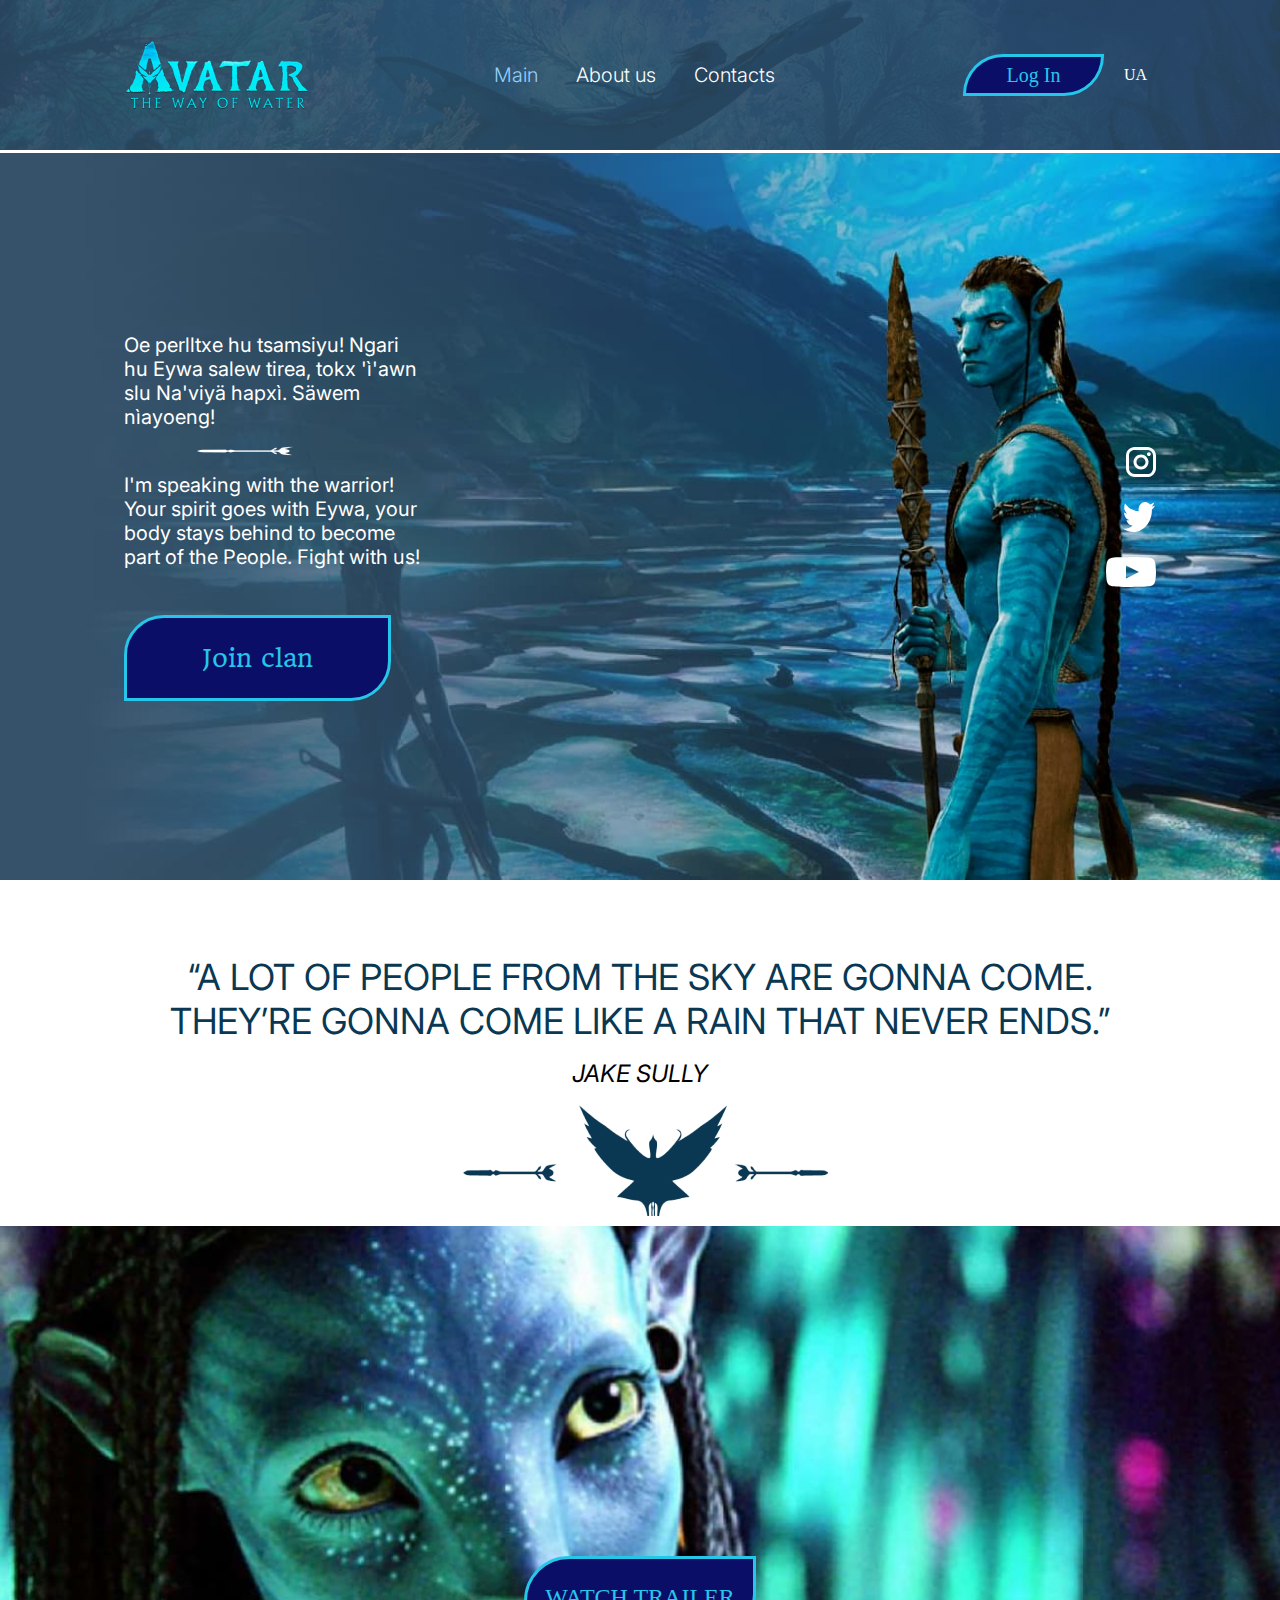
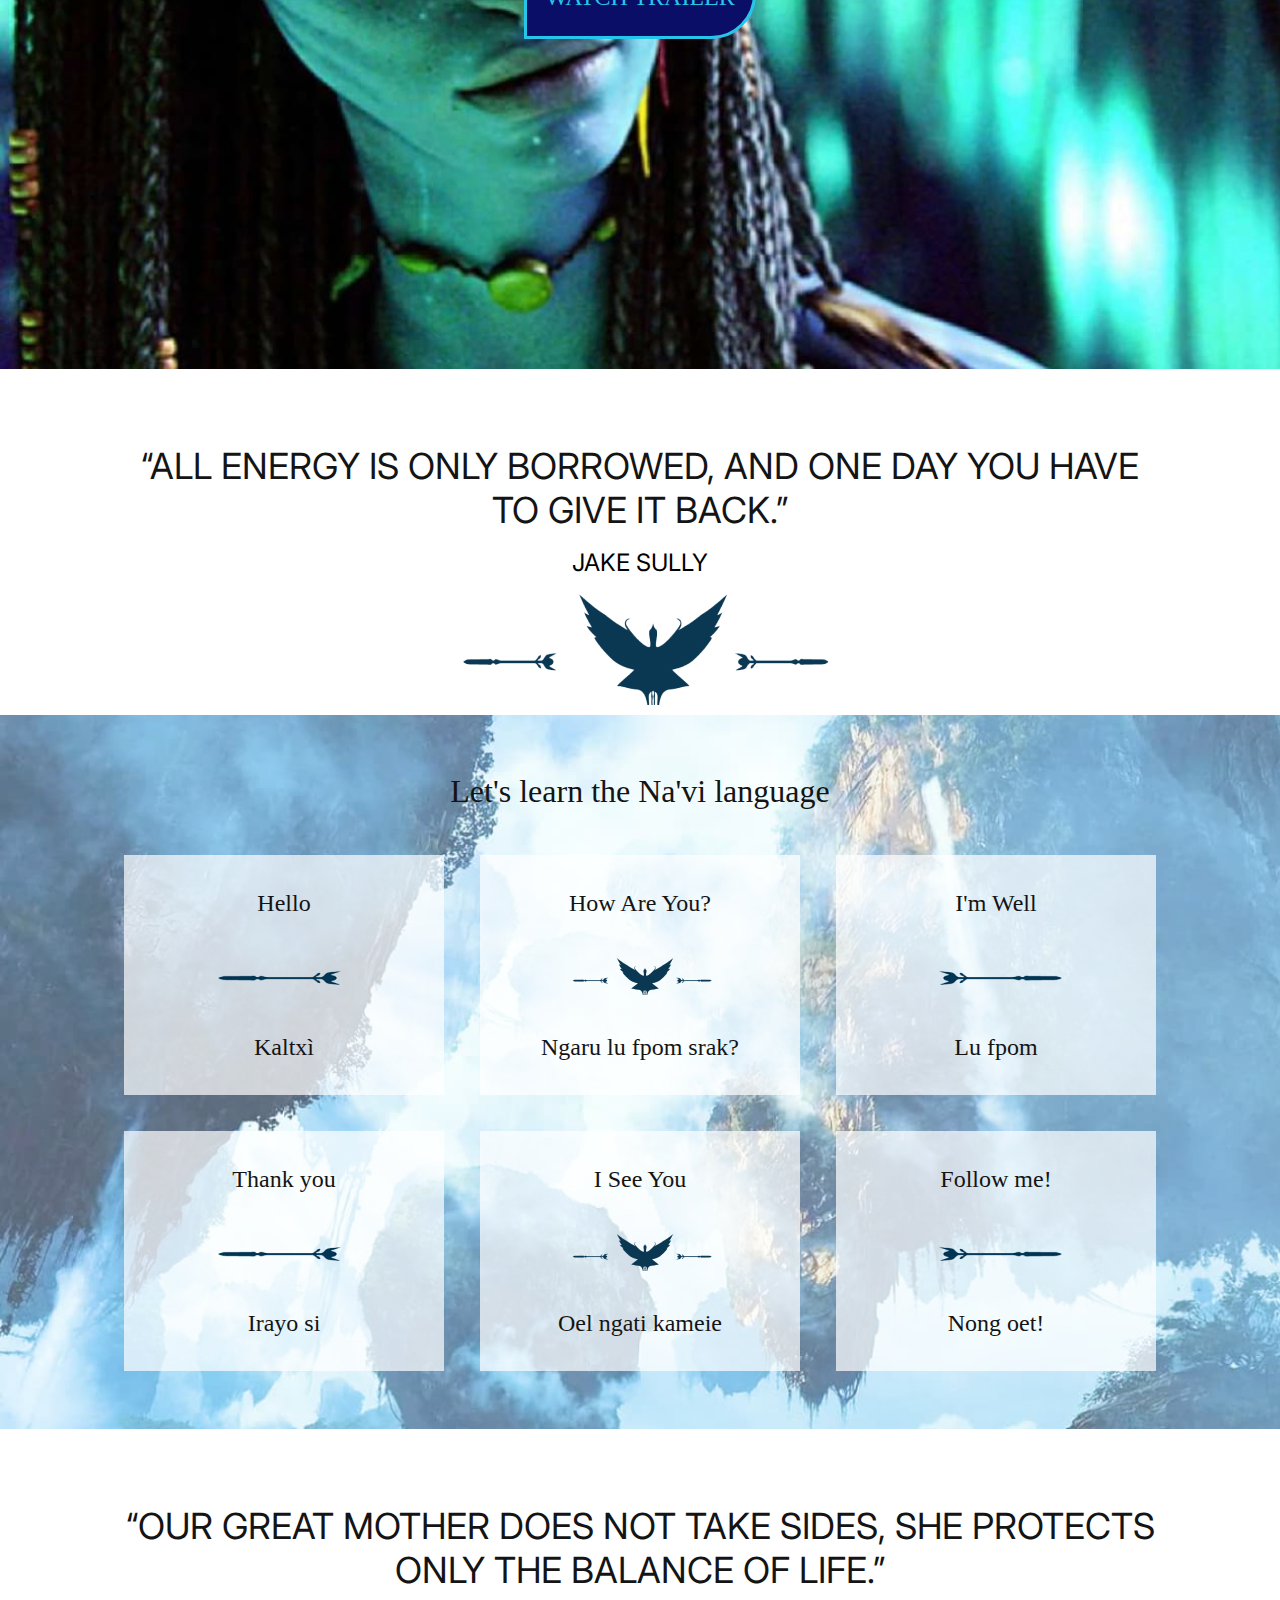
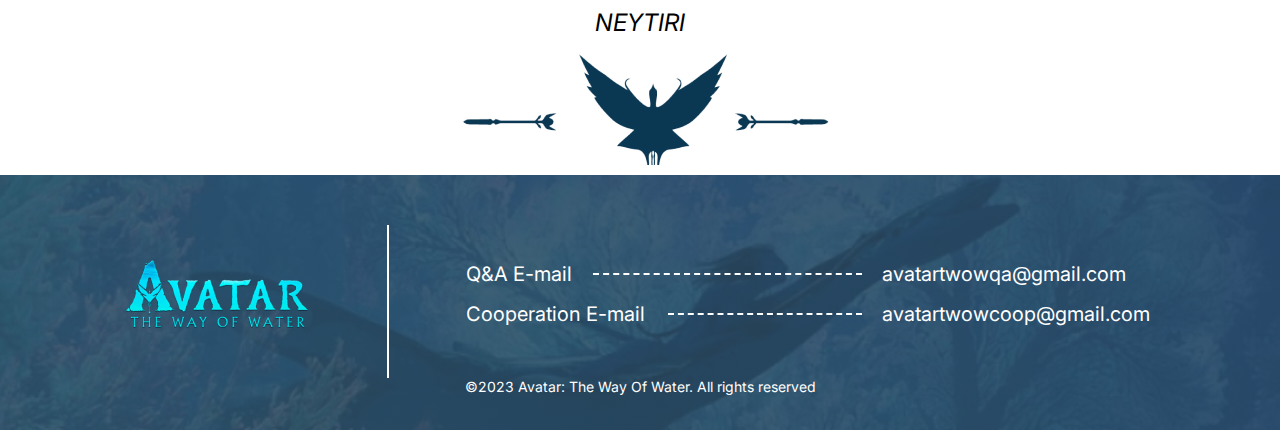
<file: index.html>
<!DOCTYPE html>
<html lang="en">

<head>
    <meta charset="UTF-8">
    <meta name="viewport" content="width=device-width, initial-scale=1.0">
    <title>Avatar</title>
    <link rel="icon" href="./imeges/Avatar_Logoh.png">
    <link rel="stylesheet" href="https://cdnjs.cloudflare.com/ajax/libs/modern-normalize/3.0.0/modern-normalize.min.css"
        integrity="sha512-3axTZ/bKFZH5/qLFTl4U+mDbBDFW+5QO5L7D1HnOhlhJbcNDIVJxoNm6It77g0eUdzfKZlHirayqRC2qJaAOJw=="
        crossorigin="anonymous" referrerpolicy="no-referrer" />
        <link rel="preconnect" href="https://fonts.gstatic.com" crossorigin>
        <link rel="preconnect" href="https://fonts.googleapis.com">
    <link
        href="https://fonts.googleapis.com/css2?family=Headland+One&family=Inter:ital,opsz,wght@0,14..32,100..900;1,14..32,100..900&display=swap"
        rel="stylesheet">
        <link rel="stylesheet" href="./src/css/reset.css">
        <link rel="stylesheet" href="./src/css/style.css">
</head>

<body>
    <header class="header">
        <div class="container header-box">
            <a href="./index.html"><img src="./src/imeges/header-logo.png" alt="logo"></a>
            <nav class="nav">
                <ul class="header-list">
                    <li class="header-item"><a href="#" class="header-link">Main</a></li>
                    <li class="header-item"><a href="#" class="header-link">About us</a></li>
                    <li class="header-item"><a href="#" class="header-link">Contacts</a></li>
                </ul>
            </nav>
            <button type="button" class="header-button">Log In</button>
            <a href="./ukarainion.html" class="header-lenguage">UA</a>
        </div>
    </header>
    <section class="hero">
        <div class="container hero-wrap">
            <div class="container-div">
                <p class="hero-text">Oe perlltxe hu tsamsiyu! Ngari hu Eywa salew tirea, tokx 'ì'awn slu Na'viyä hapxì.
                    Säwem nìayoeng!</p>
                <img src="./src/imeges/arrow.png" alt="arrow" class="hero-img">
                <p class="hero-text">I'm speaking with the warrior! Your spirit goes with Eywa, your body stays behind
                    to become part of the People. Fight with us!</p>
                <button type="button" class="hero-button">Join clan</button>
            </div>
            <div class="conteiner-box">
                <ul class="hero-list">
                    <li class="hero-item"><a href="https://www.instagram.com/"><img src="./src/imeges/inst.svg"
                                alt="instagram" class="hero-imeges"></a></li>
                    <li class="hero-item"><a href="https://twitter.com/?lang=uk"><img src="./src/imeges/twitter.svg"
                                alt="twitter" class="hero-imeges"></a></li>
                    <li class="hero-item"><a href="http://youtube.com/"><img src="./src/imeges/youtube.svg" alt="youtube"
                                class="hero-imeges"></a></li>
                </ul>
            </div>
        </div>
    </section>
    <section class="expression">
        <div class="container expression-box">
            <blockquote class="blockquote-expression">“A LOT OF PEOPLE FROM THE SKY ARE GONNA COME. THEY’RE GONNA COME
                LIKE A RAIN THAT NEVER ENDS.”</blockquote>
            <cite class="cite-expression">JAKE SULLY</cite>
            <img src="./src/imeges/bird.jpg" alt="bird" class="expression-img">
        </div>
    </section>
    <section class="trailer">
        <div class="container  trailer-box">
            <button type="button" class="trailer-button">WATCH TRAILER</button>
        </div>
    </section>
    <section class="second">
        <div class="container second-box">
            <blockquote class="second-blockquote">“ALL ENERGY IS ONLY BORROWED, AND ONE DAY YOU HAVE TO GIVE IT BACK.”
            </blockquote>
            <cite class="second-cite">JAKE SULLY</cite>
            <img src="./src/imeges/bird.jpg" alt="bird" class="second-img">
        </div>
    </section>
    <section class="navi">
        <div class="container navi-box">
            <h2 class="navi-title">Let's learn the Na'vi language</h2>
            <ul class="navi-list">
                <li class="navi-item">
                    <p class="navi-text">Hello</p>
                    <img src="./src/imeges/left.png" alt="left" class="navi-img">
                    <p class="navi-text">Kaltxì</p>
                </li>
                <li class="navi-item">
                    <p class="navi-text">How Are You?</p>
                    <img src="./src/imeges/center.png" alt="center" class="navi-img">
                    <p class="navi-text">Ngaru lu fpom srak?</p>
                </li>
                <li class="navi-item">
                    <p class="navi-text">I'm Well</p>
                    <img src="./src/imeges/right.png" alt="right" class="navi-img">
                    <p class="navi-text">Lu fpom</p>
                </li>
                <li class="navi-item">
                    <p class="navi-text">Thank you</p>
                    <img src="./src/imeges/left.png" alt="left" class="navi-img">
                    <p class="navi-text">Irayo si</p>
                </li>
                <li class="navi-item">
                    <p class="navi-text">I See You</p>
                    <img src="./src/imeges/center.png" alt="center" class="navi-img">
                    <p class="navi-text">Oel ngati kameie</p>
                </li>
                <li class="navi-item">
                    <p class="navi-text">Follow me!</p>
                    <img src="./src/imeges/right.png" alt="right" class="navi-img">
                    <p class="navi-text">Nong oet!</p>
                </li>
            </ul>
        </div>
    </section>
    <section class="third">
        <div class="container third-box">
            <blockquote class="third-blockquote">“OUR GREAT MOTHER DOES NOT TAKE SIDES, SHE PROTECTS ONLY THE BALANCE OF
                LIFE.”</blockquote>
            <cite class="third-cite">NEYTIRI</cite>
            <img src="./src/imeges/bird.jpg" alt="bird" class="third-img">
        </div>
    </section>
    <footer class="footer">
        <div class="container footer-box">
            <div class="conteiner-footer">
                <a href="./index.html" class="footer-logo"><img src="./src/imeges/header-logo.png" alt="logo"
                        class="footer-logo"></a>
                <div class="footer-div"></div>
                <ul class="footer-list">
                    <li class="footer-item">
                        <p class="footer-text">Q&A E-mail</p>
                        <div class="text-div"></div>
                        <a href="mailto:avatartwowqa@gmail.com" class="footer-link">avatartwowqa@gmail.com</a>
                    </li>
                    <li class="footer-item">
                        <p class="footer-text">Cooperation E-mail</p>
                        <div class="text-div"></div>
                        <a href="mailto:avatartwowcoop@gmail.com" class="footer-link">avatartwowcoop@gmail.com</a>
                    </li>
                </ul>
            </div>
            <p class="footer-textt">©2023 Avatar: The Way Of Water. All rights reserved</p>
        </div>
    </footer>
</body>

</html>
</file>
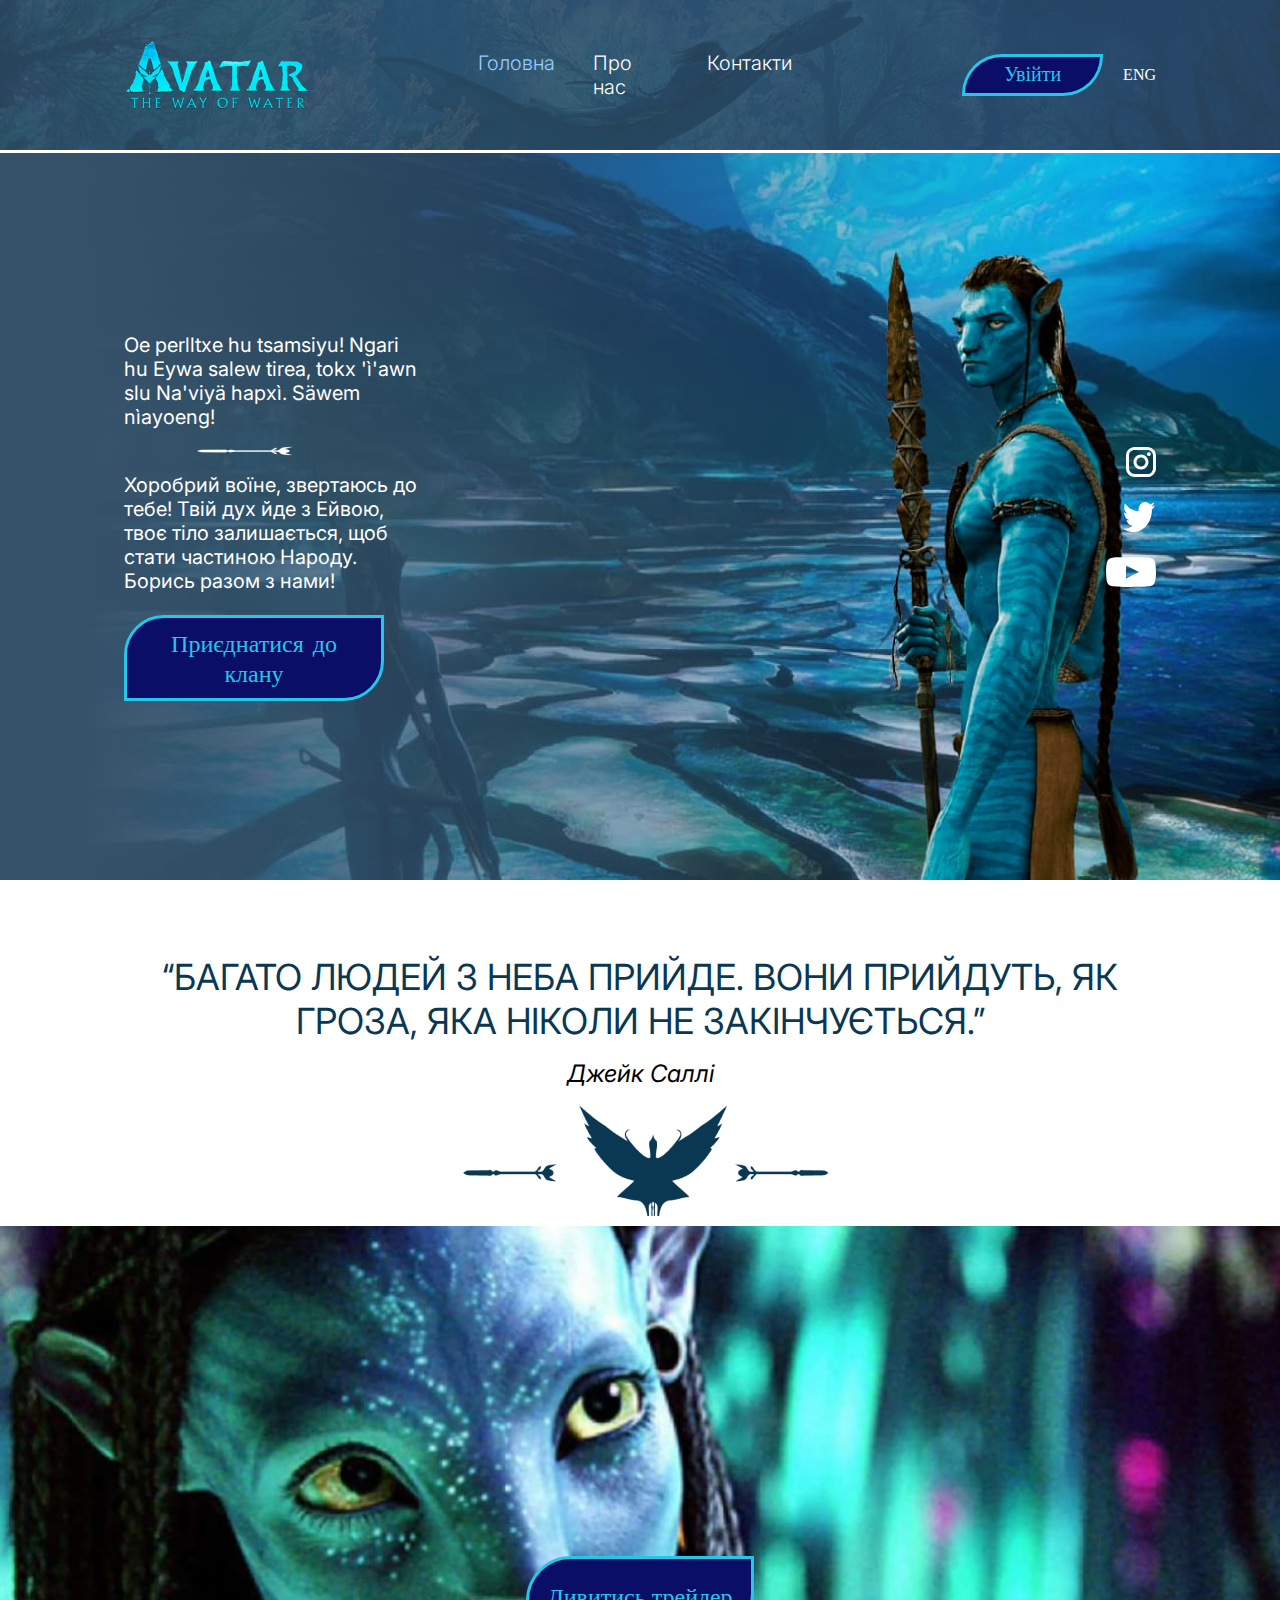
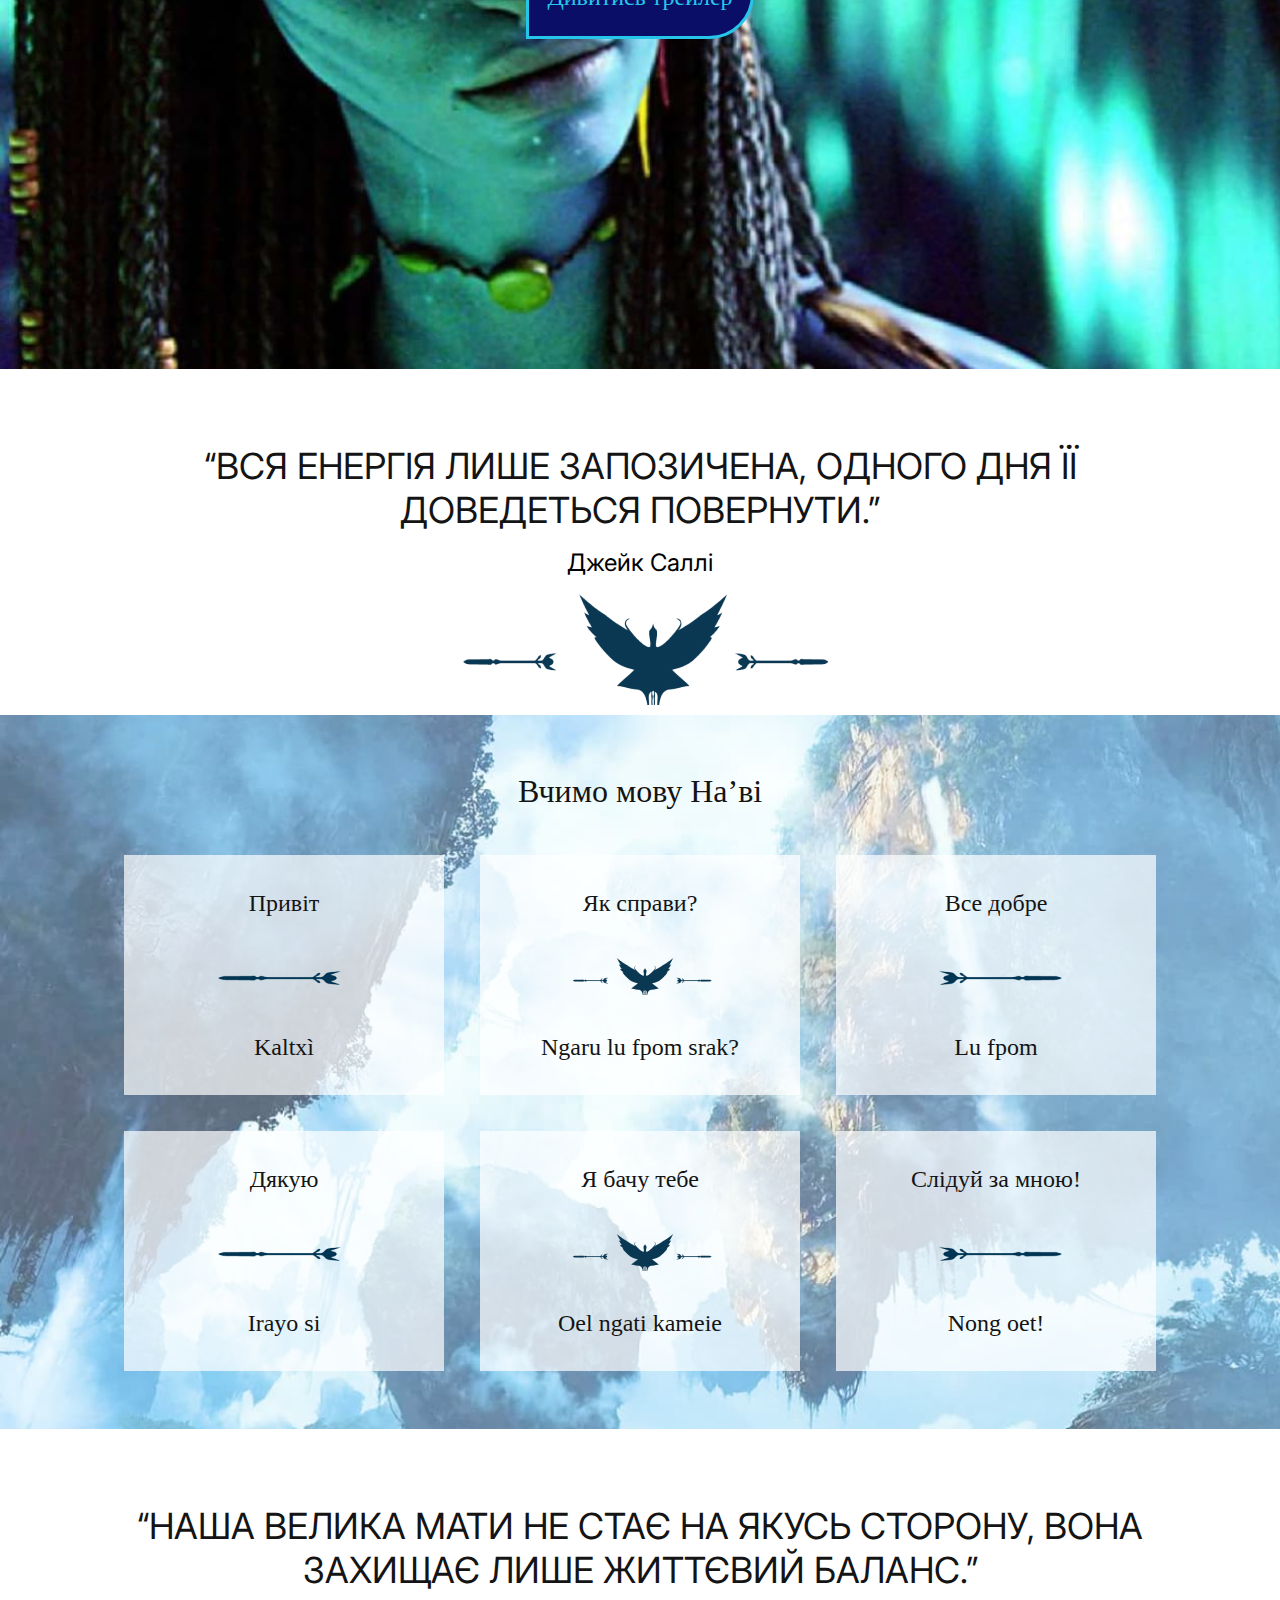
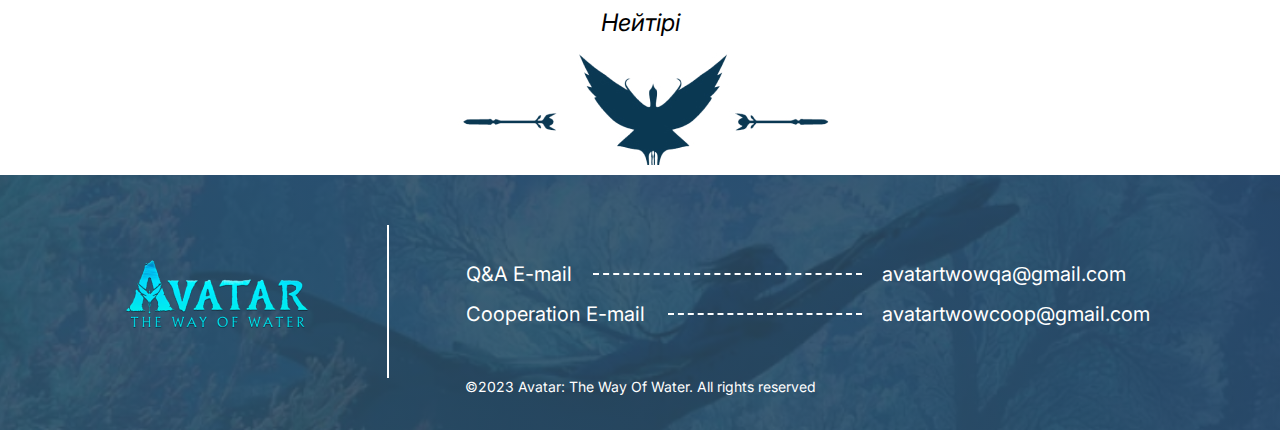
<file: ukarainion.html>
<!DOCTYPE html>
<html lang="en">

<head>
    <meta charset="UTF-8">
    <meta name="viewport" content="width=device-width, initial-scale=1.0">
    <title>Avatar</title>
    <link rel="icon" href="./imeges/Avatar_Logoh.png">
    <link rel="stylesheet" href="https://cdnjs.cloudflare.com/ajax/libs/modern-normalize/3.0.0/modern-normalize.min.css"
        integrity="sha512-3axTZ/bKFZH5/qLFTl4U+mDbBDFW+5QO5L7D1HnOhlhJbcNDIVJxoNm6It77g0eUdzfKZlHirayqRC2qJaAOJw=="
        crossorigin="anonymous" referrerpolicy="no-referrer" />
    <link rel="preconnect" href="https://fonts.googleapis.com">
    <link rel="preconnect" href="https://fonts.gstatic.com" crossorigin>
    <link
        href="https://fonts.googleapis.com/css2?family=Headland+One&family=Inter:ital,opsz,wght@0,14..32,100..900;1,14..32,100..900&display=swap"
        rel="stylesheet">
        <link rel="stylesheet" href="./src/css/reset.css">
        <link rel="stylesheet" href="./src/css/style.css">
</head>

<body>
    <header class="header">
        <div class="container header-box">
            <a href="./ukarainion.html"><img src="./src/imeges/header-logo.png" alt="logo"></a>
            <nav class="nav">
                <ul class="header-listt">
                    <li class="header-item"><a href="#" class="header-link">Головна</a></li>
                    <li class="header-item"><a href="#" class="header-link">Про нас</a></li>
                    <li class="header-item"><a href="#" class="header-link">Контакти</a></li>
                </ul>
            </nav>
            <button type="button" class="header-button">Увійти</button>
            <a href="./index.html" class="header-lenguage">ENG</a>
        </div>
    </header>
    <section class="hero">
        <div class="container hero-wrap">
            <div class="container-div">
                <p class="hero-text">Oe perlltxe hu tsamsiyu! Ngari hu Eywa salew tirea, tokx 'ì'awn slu Na'viyä hapxì.
                    Säwem nìayoeng!</p>
                <img src="./src/imeges/arrow.png" alt="arrow" class="hero-img">
                <p class="hero-text">Хоробрий воїне, звертаюсь до тебе! Твій дух йде з Ейвою, твоє тіло залишається, щоб
                    стати частиною Народу. Борись разом з нами!</p>
                <button type="button" class="hero-buttonn">Приєднатися до клану</button>
            </div>
            <div class="conteiner-box">
                <ul class="hero-list">
                    <li class="hero-item"><a href="https://www.instagram.com/"><img src="./src/imeges/inst.svg"
                                alt="instagram" class="hero-imeges"></a></li>
                    <li class="hero-item"><a href="https://twitter.com/?lang=uk"><img src="./src/imeges/twitter.svg"
                                alt="twitter" class="hero-imeges"></a></li>
                    <li class="hero-item"><a href="http://youtube.com/"><img src="./src/imeges/youtube.svg" alt="youtube"
                                class="hero-imeges"></a></li>
                </ul>
            </div>
        </div>
    </section>
    <section class="expression">
        <div class="container expression-box">
            <blockquote class="blockquote-expression">“БАГАТО ЛЮДЕЙ З НЕБА ПРИЙДЕ. ВОНИ ПРИЙДУТЬ, ЯК ГРОЗА, ЯКА НІКОЛИ
                НЕ ЗАКІНЧУЄТЬСЯ.”</blockquote>
            <cite class="cite-expression">Джейк Саллі</cite>
            <img src="./src/imeges/bird.jpg" alt="bird" class="expression-img">
        </div>
    </section>
    <section class="trailer">
        <div class="container trailer-box">
            <button type="button" class="trailer-button">Дивитись трейлер</button>
        </div>
    </section>
    <section class="second">
        <div class="container second-box">
            <blockquote class="second-blockquote">“ВСЯ ЕНЕРГІЯ ЛИШЕ ЗАПОЗИЧЕНА, ОДНОГО ДНЯ ЇЇ ДОВЕДЕТЬСЯ ПОВЕРНУТИ.”
            </blockquote>
            <cite class="second-cite">Джейк Саллі</cite>
            <img src="./src/imeges/bird.jpg" alt="bird" class="second-img">
        </div>
    </section>
    <section class="navi">
        <div class="container navi-box">
            <h2 class="navi-title">Вчимо мову На’ві</h2>
            <ul class="navi-list">
                <li class="navi-item">
                    <p class="navi-text">Привіт</p>
                    <img src="./src/imeges/left.png" alt="left" class="navi-img">
                    <p class="navi-text">Kaltxì</p>
                </li>
                <li class="navi-item">
                    <p class="navi-text">Як справи?</p>
                    <img src="./src/imeges/center.png" alt="center" class="navi-img">
                    <p class="navi-text">Ngaru lu fpom srak?</p>
                </li>
                <li class="navi-item">
                    <p class="navi-text">Все добре</p>
                    <img src="./src/imeges/right.png" alt="right" class="navi-img">
                    <p class="navi-text">Lu fpom</p>
                </li>
                <li class="navi-item">
                    <p class="navi-text">Дякую</p>
                    <img src="./src/imeges/left.png" alt="left" class="navi-img">
                    <p class="navi-text">Irayo si</p>
                </li>
                <li class="navi-item">
                    <p class="navi-text">Я бачу тебе</p>
                    <img src="./src/imeges/center.png" alt="center" class="navi-img">
                    <p class="navi-text">Oel ngati kameie</p>
                </li>
                <li class="navi-item">
                    <p class="navi-text">Слідуй за мною!</p>
                    <img src="./src/imeges/right.png" alt="right" class="navi-img">
                    <p class="navi-text">Nong oet!</p>
                </li>
            </ul>
        </div>
    </section>
    <section class="third">
        <div class="container">
            <blockquote class="third-blockquote">“НАША ВЕЛИКА МАТИ НЕ СТАЄ НА ЯКУСЬ СТОРОНУ, ВОНА ЗАХИЩАЄ ЛИШЕ ЖИТТЄВИЙ
                БАЛАНС.”</blockquote>
            <cite class="third-cite">Нейтірі</cite>
            <img src="./src/imeges/bird.jpg" alt="bird" class="third-img">
        </div>
    </section>
    <footer class="footer">
        <div class="container footer-box">
            <div class="conteiner-footer">
                <a href="./index.html" class="footer-logo"><img src="./src/imeges/header-logo.png" alt="logo"
                        class="footer-logo"></a>
                <div class="footer-div"></div>
                <ul class="footer-list">
                    <li class="footer-item">
                        <p class="footer-text">Q&A E-mail</p>
                        <div class="text-div"></div>
                        <a href="mailto:avatartwowqa@gmail.com" class="footer-link">avatartwowqa@gmail.com</a>
                    </li>
                    <li class="footer-item">
                        <p class="footer-text">Cooperation E-mail</p>
                        <div class="text-div"></div>
                        <a href="mailto:avatartwowcoop@gmail.com" class="footer-link">avatartwowcoop@gmail.com</a>
                    </li>
                </ul>
            </div>
            <p class="footer-textt">©2023 Avatar: The Way Of Water. All rights reserved</p>
        </div>
    </footer>
</body>

</html>
</file>
<file: src/css/style.css>
:root {
    --header-lightblue-: #94CFFF;
    --header-white-: #FFF;
    --header-blue-: #26C6EA;
    --expression-blue-: #0A3853;
    --expression-black-: #000;
    --navi-black-: #141414;
    --header-button-: #0B0E66;
}

.container {
    width: 1056px;
    margin: 0 auto;
    padding: 0 12px;
}

.header {
    background-image: linear-gradient(rgba(43, 74, 97, 0.87), rgba(43, 74, 97, 0.87)), url(../imeges/dragon.jpg);
    background-repeat: no-repeat;
    background-position: center;
    background-size: cover;
    border-bottom: 3px solid var(--header-white-);
    padding-top: 39px;
    padding-bottom: 39px;
}

.header-box {
    display: flex;
    align-items: center;
}

.header-list {
    display: flex;
    margin-left: 184px;
    gap: 38px;
    margin-right: 188px;
}

.header-listt {
    display: flex;
    margin-left: 168px;
    gap: 38px;
    margin-right: 170px;
}

.header-link {
    color: var(--header-white-);
    text-align: center;
    font-family: Inter;
    font-size: 20px;
    font-weight: 300;
    line-height: normal;
}

.header-list .header-item:first-child .header-link {
    color: var(--header-lightblue-);
}

.header-listt .header-item:first-child .header-link {
    color: var(--header-lightblue-);
}

.header-link:hover {
    color: var(--header-lightblue-);
}

.header-button {
    margin-right: 20px;
    width: 141px;
    height: 41.694px;
    background-color: var(--header-button-);
    border-radius: 40px 0 40px 0;
    color: var(--header-blue-);
    border: 3px solid var(--header-blue-);
    font-family: HeadlandOne;
    font-size: 20px;
    font-weight: 400;
    line-height: normal;
}

.header-lenguage {
    align-items: center;
    color: var(--header-white-);
    text-align: center;
    font-family: "Hammersmith One";
    font-size: 16px;
    font-weight: 400;
    line-height: normal;
}

.hero {
    background-image: url(../imeges/hero-background.jpg);
    background-repeat: no-repeat;
    background-size: cover;
    padding-top: 180px;
    padding-bottom: 179px;
}

.hero-wrap {
    display: flex;
    align-items: center;
    justify-content: space-between;
}

.hero-text {
    color: var(--header-white-);
    width: 300px;
    height: 100px;
    font-family: Inter;
    font-size: 20px;
    font-weight: 400;
    line-height: normal;
}

.hero-img {
    margin-left: 53px;
}

.conteiner-box {
    display: flex;
    align-items: center;
}

.hero-list {
    display: flex;
    flex-direction: column;
    gap: 25px;
    align-items: end;
}

.hero-button {
    color: var(--header-blue-);
    background-color: var(--header-button-);
    padding: 25px 75px;
    margin-top: 42px;
    border: 3px solid var(--header-blue-);
    border-radius: 40px 0 40px 0;
    text-align: center;
    font-family: Headland One;
    font-size: 24px;
    font-weight: 400;
    line-height: normal;
}

.hero-buttonn {
    color: var(--header-blue-);
    background-color: var(--header-button-);
    padding: 10px 31px;
    width: 260px;
    margin-top: 42px;
    border: 3px solid var(--header-blue-);
    border-radius: 40px 0 40px 0;
    text-align: center;
    font-family: Headland One;
    font-size: 24px;
    font-weight: 400;
    line-height: normal;
}

.expression {
    padding: 75px 0 10px 0;
    text-align: center;
}

.blockquote-expression {
    color: var(--expression-blue-);
    text-align: justify;
    font-family: Inter;
    font-size: 36px;
    font-weight: 400;
    line-height: normal;
    text-align: center;
}

.cite-expression {
    color: var(--expression-black-);
    text-align: justify;
    font-family: Inter;
    font-size: 24px;
    font-weight: 400;
    line-height: normal;
    display: flex;
    justify-content: center;
    margin: 16px 0 8px 0;

}

.expression-img {
    margin: 0 auto;
}

.trailer {
    background-image: url(../imeges/trailer-background.jpg);
    background-size: cover;
    background-repeat: no-repeat;

}

.trailer {
    padding: 330px 0;
    text-align: center;
}

.trailer-button {
    color: var(--header-blue-);
    text-align: justify;
    font-family: HeadlandOne;
    font-size: 24px;
    font-weight: 400;
    line-height: normal;
    padding: 25px 18px;
    border-radius: 45px 0px;
    border: 3px solid var(--header-blue-);
    background-color: var(--header-button-);
}

.second {
    padding: 75px 0 10px 0;
    text-align: center;
}

.second-blockquote {
    color: var(--navi-black-);
    text-align: justify;
    font-family: Inter;
    font-size: 36px;
    font-style: normal;
    font-weight: 400;
    line-height: normal;
    text-align: center;
}

.second-cite {
    color: var(--expression-black-);
    text-align: justify;
    font-family: Inter;
    font-size: 24px;
    font-style: normal;
    font-weight: 400;
    line-height: normal;
    display: flex;
    justify-content: center;
    margin: 16px 0 8px 0;
}

.second-img {
    margin: auto;
}

.navi {
    background-image: url(../imeges/navi-background.jpg);
    background-repeat: no-repeat;
    background-size: cover;
}

.navi-title {
    color: var(--navi-black-);
    text-align: center;
    font-family: HeadlandOne;
    font-size: 32px;
    font-style: normal;
    font-weight: 400;
    line-height: normal;
    margin-bottom: 45px;
}

.navi-titlee {
    color: var(--navi-black-);
    text-align: justify;
    font-family: HeadlandOne;
    font-size: 32px;
    font-style: normal;
    font-weight: 400;
    line-height: normal;
}

.navi {
    padding: 58px 0;
}

.navi-list {
    display: flex;
    flex-wrap: wrap;
    gap: 36px;
}

.navi-item {
    background: rgba(255, 255, 255, 0.70);
    padding: 36px 0 36px 0;
}

.navi-text {
    color: var(--navi-black-);
    text-align: justify;
    font-family: HeadlandOne;
    font-size: 24px;
    font-style: normal;
    font-weight: 400;
    line-height: 24px;
    text-align: center;
}

.navi-img {
    margin-left: 84px;
    margin-right: 84px;
    margin-top: 40px;
    margin-bottom: 40px;
}

.third {
    padding: 75px 0 10px 0;
}

.third-blockquote {
    color: var(--navi-black-);
    text-align: justify;
    font-family: Inter;
    font-size: 36px;
    font-style: normal;
    font-weight: 400;
    line-height: normal;
    text-align: center;
}

.third-cite {
    color: var(--expression-black-);
    text-align: justify;
    font-family: Inter;
    font-size: 24px;
    font-weight: 400;
    line-height: normal;
    display: flex;
    justify-content: center;
    margin: 16px 0 8px 0;
}

.third-img {
    margin: auto;
}

.footer {
    background-image: linear-gradient(rgba(43, 74, 97, 0.87), rgba(43, 74, 97, 0.87)), url(../imeges/dragon.jpg);
    background-repeat: no-repeat;
    background-position: center;
    background-size: cover;
    padding: 35px 0;
}

.conteiner-footer {
    display: flex;
    gap: 77px;
    align-items: center;

}

.footer-logo {
    display: flex;
    align-items: center;
}

.footer-list {
    display: flex;
    flex-direction: column;
    gap: 16px;
}

.footer-item {
    width: 689px;
    display: flex;
    align-items: center;
}

.footer-text {
    color: var(--header-white-);
    width: 182px;
    text-align: justify;
    font-family: Inter;
    font-size: 20px;
    font-style: normal;
    font-weight: 400;
    line-height: normal;
}

.footer-list .footer-item:first-child .footer-text {
    width: 107px;
}

.text-div {
    width: 194px;
    height: 0;
    border-bottom: 2px dashed var(--header-white-);
    margin: 0 20px;
}

.footer-list .footer-item:first-child .text-div {
    width: 269px;
}

.footer-link {
    color: var(--header-white-);
    text-align: justify;
    font-family: Inter;
    font-size: 20px;
    font-style: normal;
    font-weight: 400;
    line-height: normal;
}

.footer-textt {
    display: flex;
    justify-content: center;
    color: var(--header-white-);
    text-align: justify;
    font-family: Inter;
    font-size: 14px;
    font-style: normal;
    font-weight: 400;
    line-height: normal;
}

.footer-div {
    background-color: var(--header-white-);
    margin-top: 15px;
    width: 2px;
    height: 153px;
}
</file>
